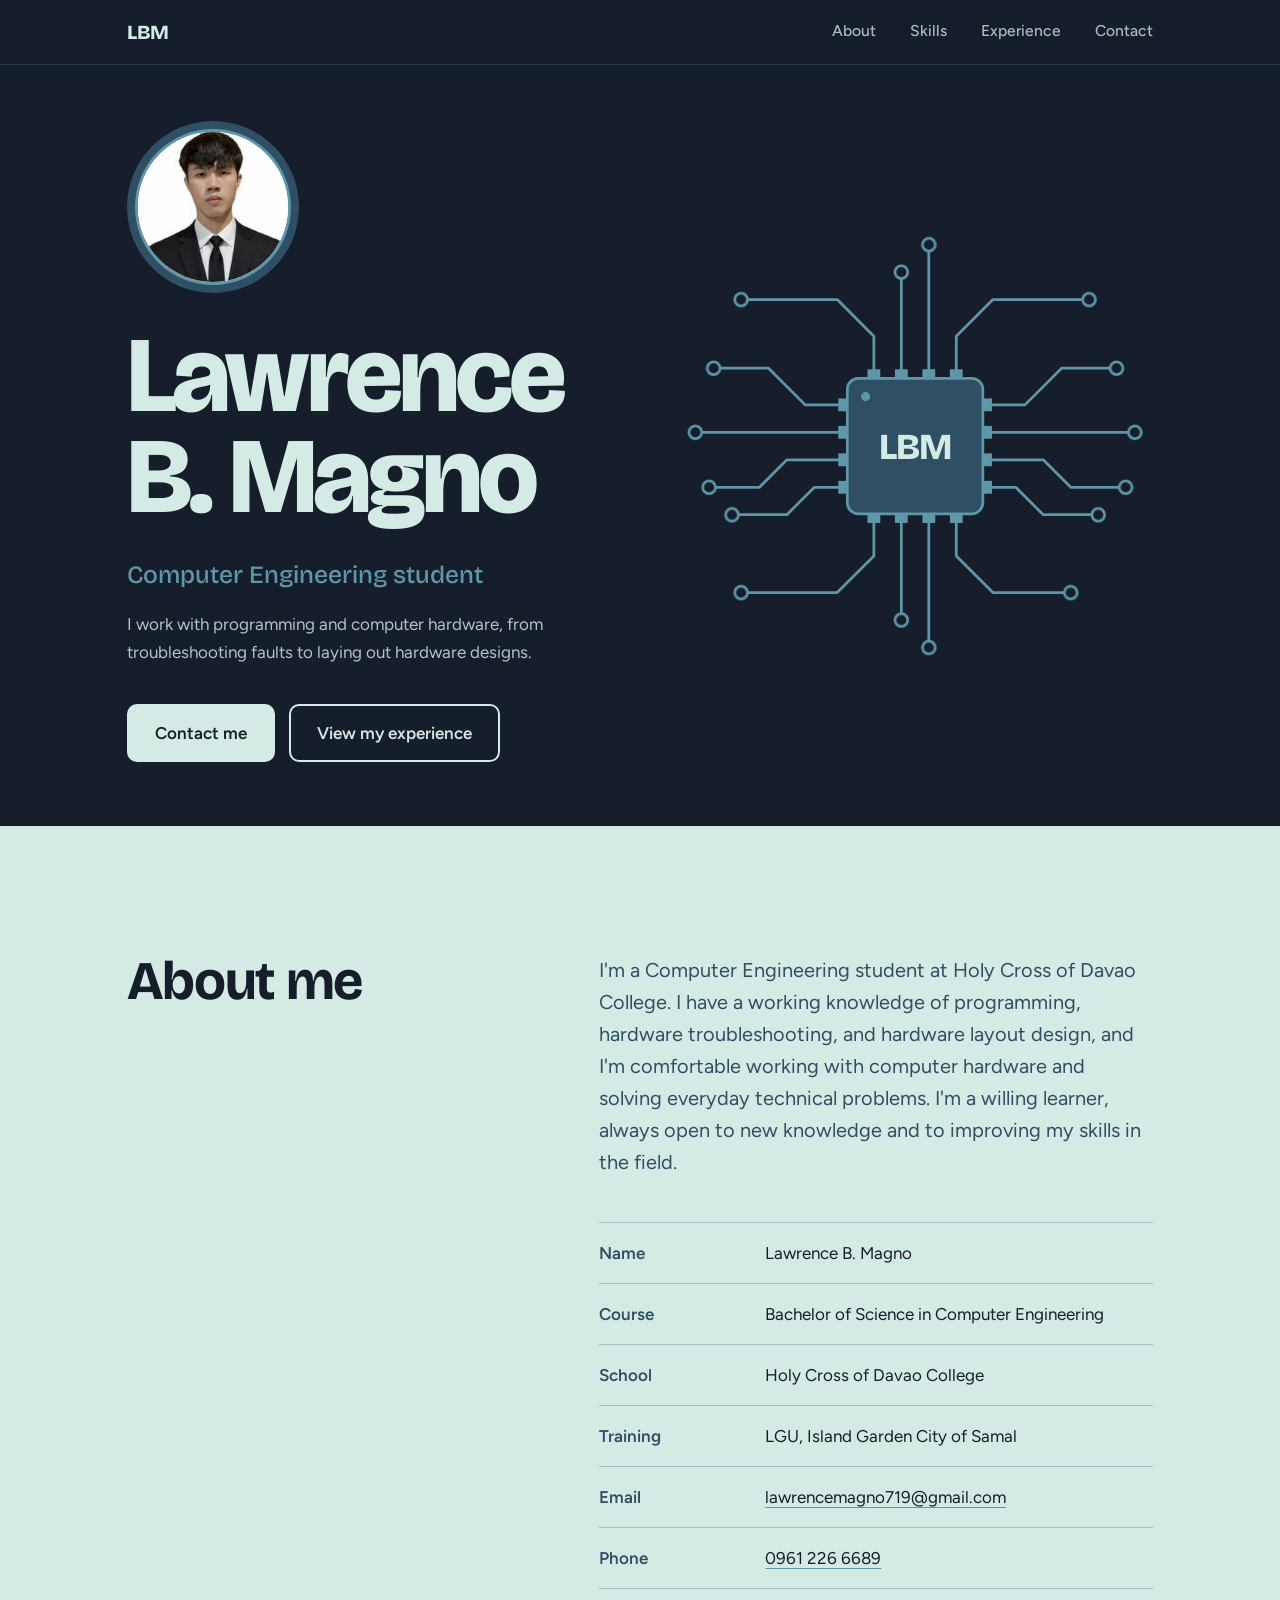
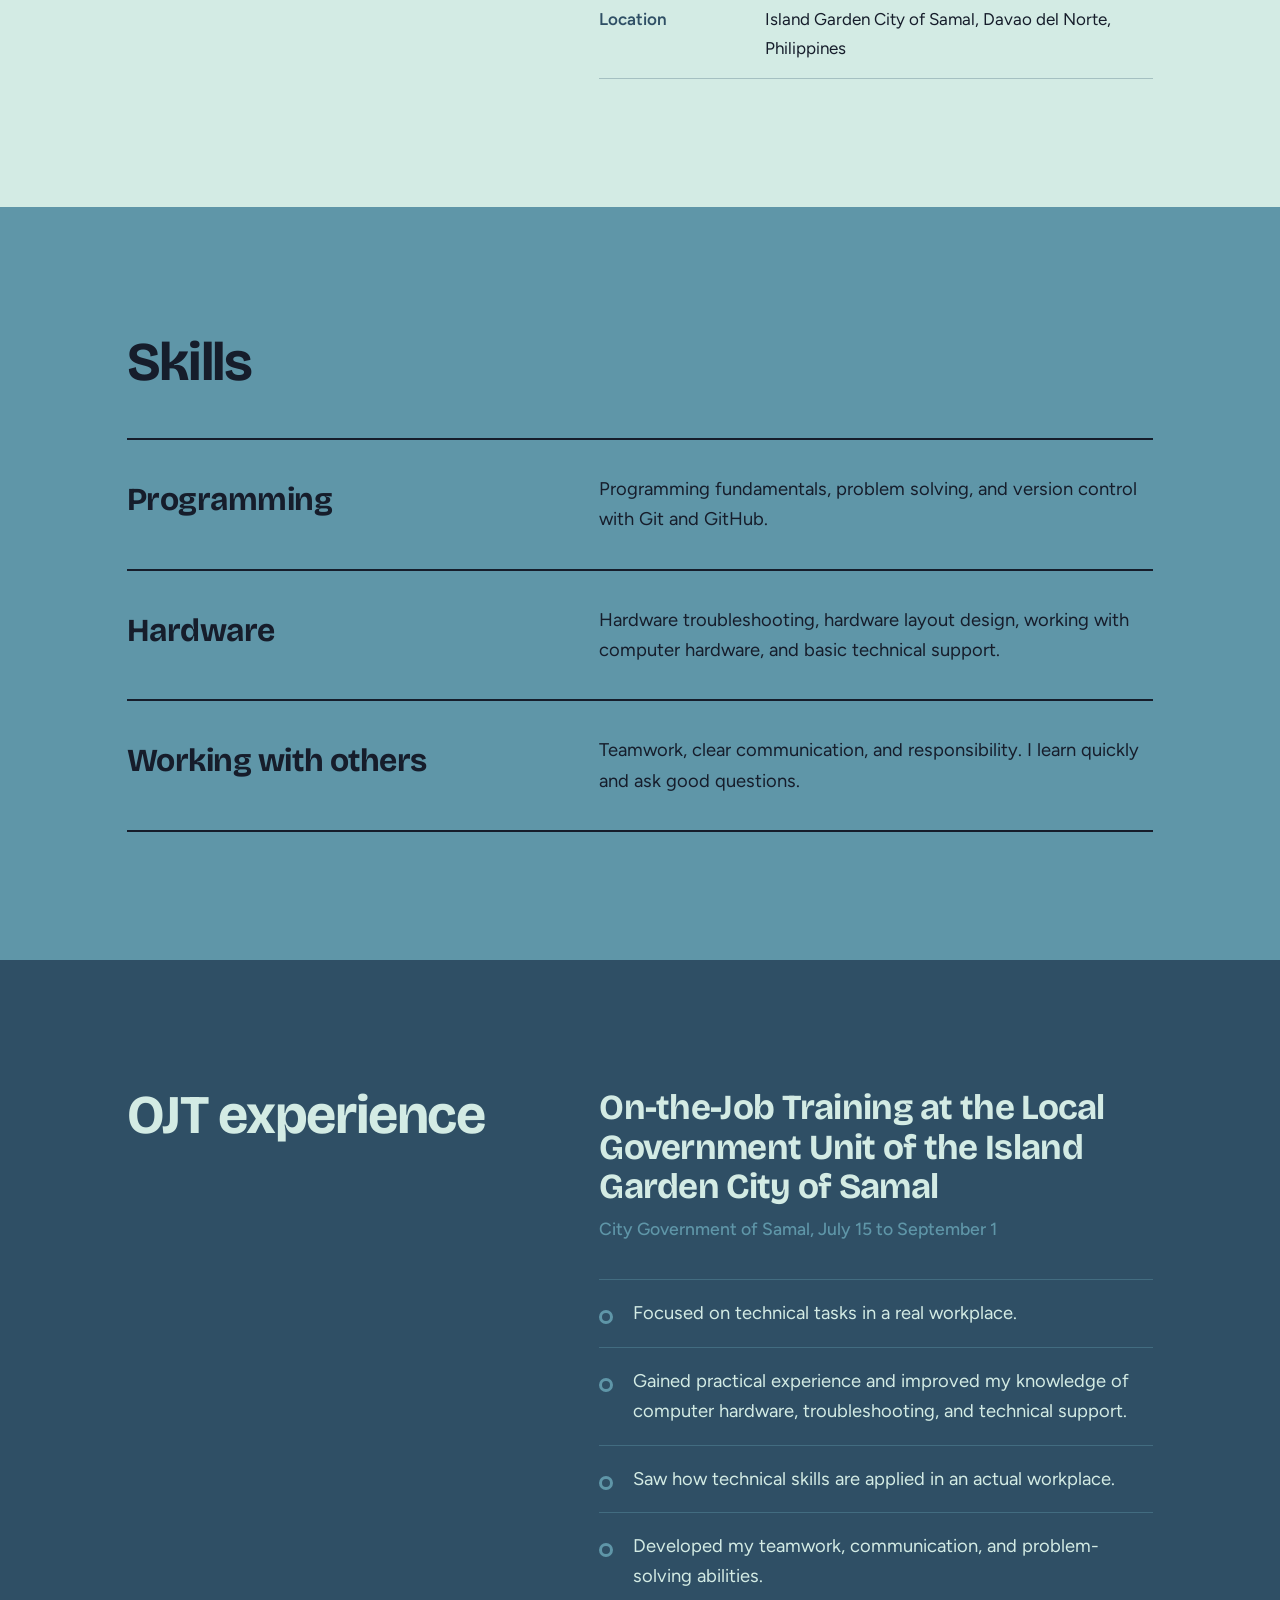
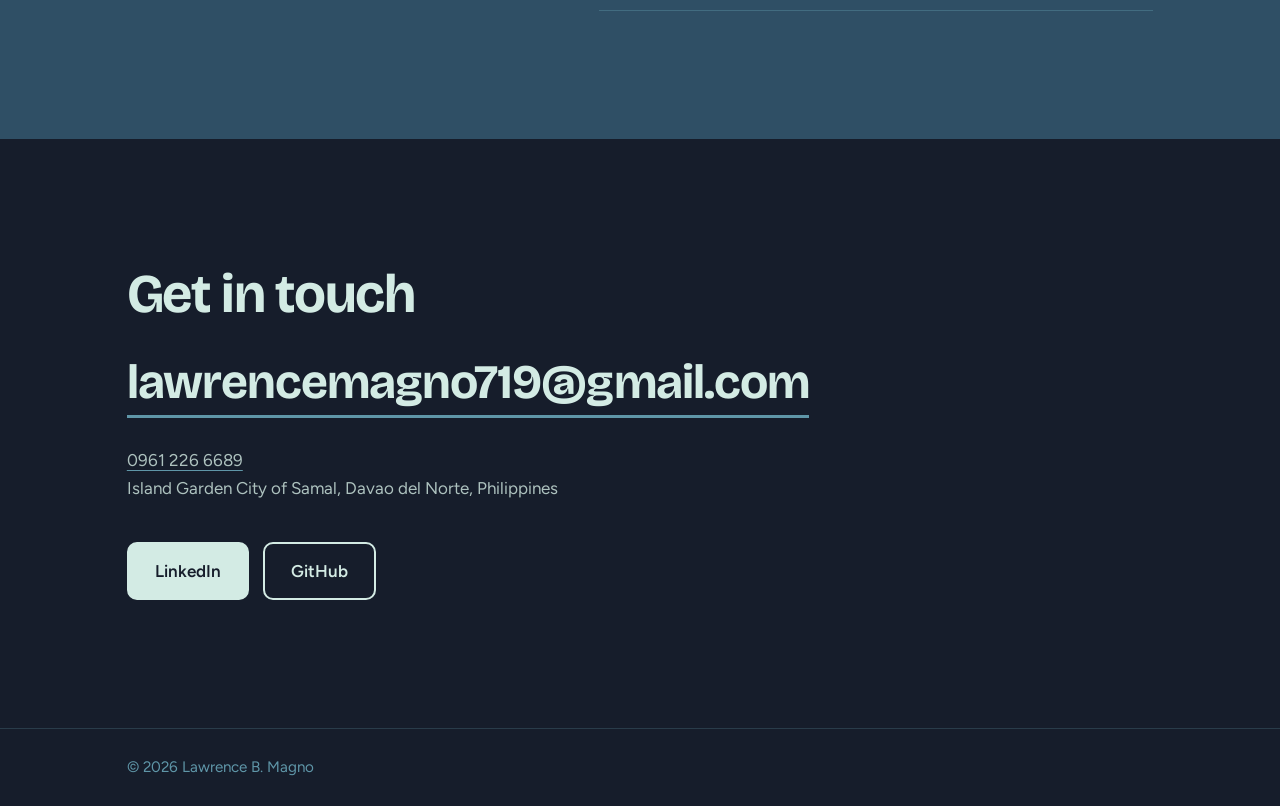
<file: index.html>
<!doctype html>
<html lang="en">
<head>
  <meta charset="utf-8" />
  <meta name="viewport" content="width=device-width, initial-scale=1" />
  <title>Lawrence B. Magno | Computer Engineering Portfolio</title>
  <meta name="description" content="Portfolio of Lawrence B. Magno, a Computer Engineering student with experience in programming, hardware troubleshooting, and hardware layout design." />
  <meta name="theme-color" content="#161d2b" />
  <link rel="preconnect" href="https://fonts.googleapis.com" />
  <link rel="preconnect" href="https://fonts.gstatic.com" crossorigin />
  <link href="https://fonts.googleapis.com/css2?family=Bricolage+Grotesque:opsz,wght@12..96,500;12..96,700;12..96,800&family=Figtree:wght@400;500;600&display=swap" rel="stylesheet" />
  <style>
:root {
  --ink: #161d2b;
  --slate: #2f4f65;
  --teal: #5f96a8;
  --mist: #d3ebe4;
  --paper: #f4f9f8;

  --display: "Bricolage Grotesque", system-ui, sans-serif;
  --body: "Figtree", system-ui, sans-serif;

  --gutter: clamp(20px, 6vw, 96px);
  --max: 1180px;
}

*, *::before, *::after { box-sizing: border-box; }
* { margin: 0; padding: 0; }
html { scroll-behavior: smooth; scroll-padding-top: 72px; }
body {
  font-family: var(--body);
  font-size: 1.0625rem;
  line-height: 1.65;
  color: var(--ink);
  background: var(--ink);
  -webkit-font-smoothing: antialiased;
}
a { color: inherit; }
ul { list-style: none; }

:focus-visible { outline: 3px solid var(--teal); outline-offset: 3px; border-radius: 4px; }

.wrap { width: 100%; max-width: var(--max); margin-inline: auto; padding-inline: var(--gutter); }

/* ---------- Header ---------- */
.site-header {
  position: sticky; top: 0; z-index: 20;
  background: rgba(22, 29, 43, .94);
  backdrop-filter: blur(10px);
  border-bottom: 1px solid rgba(95, 150, 168, .2);
}
.site-header .wrap { display: flex; align-items: center; justify-content: space-between; height: 64px; }
.brand {
  font-family: var(--display); font-weight: 800; font-size: 1.25rem;
  color: var(--mist); text-decoration: none; letter-spacing: -.01em;
}
.site-nav { display: flex; gap: clamp(14px, 3vw, 34px); }
.site-nav a {
  color: var(--mist); text-decoration: none; font-weight: 500; font-size: .98rem; opacity: .78;
  padding: 6px 0; border-bottom: 2px solid transparent; transition: opacity .2s, border-color .2s;
}
.site-nav a:hover { opacity: 1; border-color: var(--teal); }

/* ---------- Hero ---------- */
.hero { background: var(--ink); color: var(--mist); overflow: hidden; }
.hero .wrap {
  display: grid; grid-template-columns: minmax(0, 1.05fr) minmax(0, .95fr);
  align-items: center; gap: 24px;
  min-height: min(86vh, 760px);
  padding-block: 64px;
}
.hero h1 {
  font-family: var(--display); font-weight: 800;
  font-size: clamp(3.2rem, 8.4vw, 7rem);
  line-height: .94; letter-spacing: -.035em;
}
.hero .role {
  margin-top: 28px; font-family: var(--display); font-weight: 500;
  font-size: clamp(1.2rem, 2.2vw, 1.55rem); color: var(--teal);
}
.hero .intro { margin-top: 14px; max-width: 46ch; color: rgba(211, 235, 228, .82); }
.hero .actions { margin-top: 38px; display: flex; gap: 14px; flex-wrap: wrap; }

.btn {
  display: inline-block; padding: 13px 26px; border-radius: 10px;
  font-weight: 600; text-decoration: none; border: 2px solid var(--mist);
  transition: background .2s, color .2s, border-color .2s;
}
.btn-solid { background: var(--mist); color: var(--ink); }
.btn-solid:hover { background: var(--teal); border-color: var(--teal); }
.btn-line { color: var(--mist); }
.btn-line:hover { background: var(--mist); color: var(--ink); }

.board-wrap { position: relative; }
.board { width: 100%; height: auto; display: block; }
.avatar {
  display: block; width: clamp(110px, 14vw, 156px); height: auto; aspect-ratio: 1;
  object-fit: cover; object-position: center 20%;
  border-radius: 50%; border: 3px solid var(--teal);
  box-shadow: 0 0 0 8px var(--slate);
  background: #fff; margin: 0 0 40px 8px;
}
.board .trace {
  fill: none; stroke: var(--teal); stroke-width: 3; stroke-linecap: round; stroke-linejoin: round;
  stroke-dasharray: 1; stroke-dashoffset: 0;
  animation: route 1.9s cubic-bezier(.6, 0, .2, 1) both;
}
.board .via { fill: var(--ink); stroke: var(--teal); stroke-width: 3; animation: pop .4s ease-out both; }
.board .pin { fill: var(--teal); }
.board .chip { fill: var(--slate); stroke: var(--teal); stroke-width: 3; }
.board .chip-mark { fill: var(--mist); font-family: var(--display); font-weight: 800; font-size: 40px; letter-spacing: -.02em; }
.board .chip-dot { fill: var(--teal); }
@keyframes route { from { stroke-dashoffset: 1; } to { stroke-dashoffset: 0; } }
@keyframes pop { from { opacity: 0; transform: scale(.4); } to { opacity: 1; transform: scale(1); } }
.board .via { transform-box: fill-box; transform-origin: center; }

/* ---------- Sections ---------- */
.section { padding-block: clamp(72px, 10vw, 128px); }
.section-mist { background: var(--mist); }
.section-slate { background: var(--slate); color: var(--mist); }
.section-teal { background: var(--teal); color: var(--ink); }

.section-head h2 {
  font-family: var(--display); font-weight: 700;
  font-size: clamp(2rem, 4.6vw, 3.4rem); line-height: 1.02; letter-spacing: -.025em;
}

.split { display: grid; grid-template-columns: minmax(0, 5fr) minmax(0, 7fr); gap: clamp(32px, 6vw, 96px); }

/* About */
.about-copy { font-size: 1.25rem; line-height: 1.6; color: var(--slate); max-width: 52ch; }
.facts { margin-top: 44px; }
.facts div {
  display: grid; grid-template-columns: 150px minmax(0, 1fr); gap: 16px;
  padding: 16px 0; border-top: 1px solid rgba(47, 79, 101, .28);
}
.facts div:last-child { border-bottom: 1px solid rgba(47, 79, 101, .28); }
.facts dt { font-weight: 600; color: var(--slate); }
.facts dd { overflow-wrap: anywhere; }
.facts a { text-decoration-color: var(--teal); text-underline-offset: 4px; }

/* Skills (spec sheet) */
.spec { margin-top: 0; }
.spec div {
  display: grid; grid-template-columns: minmax(0, 5fr) minmax(0, 7fr); gap: clamp(32px, 6vw, 96px);
  padding: 34px 0; border-top: 2px solid var(--ink);
}
.spec div:last-child { border-bottom: 2px solid var(--ink); }
.spec dt { font-family: var(--display); font-weight: 700; font-size: clamp(1.5rem, 2.6vw, 2rem); letter-spacing: -.015em; }
.spec dd { font-size: 1.15rem; color: var(--ink); max-width: 46ch; }
.skills-intro { margin-bottom: 48px; }

/* Experience */
.role-title { font-family: var(--display); font-weight: 700; font-size: clamp(1.5rem, 2.8vw, 2.2rem); line-height: 1.12; letter-spacing: -.02em; }
.role-org { margin-top: 8px; color: var(--teal); font-weight: 500; font-size: 1.1rem; }
.did li { position: relative; padding: 18px 0 18px 34px; border-top: 1px solid rgba(95, 150, 168, .4); font-size: 1.15rem; }
.did li:last-child { border-bottom: 1px solid rgba(95, 150, 168, .4); }
.did li::before {
  content: ""; position: absolute; left: 0; top: 30px; width: 14px; height: 14px; border-radius: 50%;
  border: 3px solid var(--teal); background: var(--slate);
}

/* Contact */
.contact { background: var(--ink); color: var(--mist); }
.contact .big-mail {
  display: inline-block; margin-top: 34px;
  font-family: var(--display); font-weight: 700;
  font-size: clamp(1.4rem, 4.2vw, 3rem); letter-spacing: -.02em; line-height: 1.1;
  color: var(--mist); text-decoration: none; overflow-wrap: anywhere;
  border-bottom: 3px solid var(--teal); padding-bottom: 6px; transition: color .2s;
}
.contact .big-mail:hover { color: var(--teal); }
.contact-meta { margin-top: 28px; color: rgba(211, 235, 228, .8); }
.contact-meta a { text-underline-offset: 4px; text-decoration-color: var(--teal); }
.contact .actions { margin-top: 40px; display: flex; gap: 14px; flex-wrap: wrap; }

.site-footer { background: var(--ink); color: var(--teal); border-top: 1px solid rgba(95, 150, 168, .25); font-size: .95rem; }
.site-footer .wrap { padding-block: 26px; }

/* ---------- Responsive ---------- */
@media (max-width: 860px) {
  .hero .wrap { grid-template-columns: 1fr; min-height: 0; padding-block: 48px 40px; }
  .hero .board-wrap { max-width: 420px; margin-inline: auto; }
  .split, .spec div { grid-template-columns: 1fr; gap: 20px; }
  .facts div { grid-template-columns: 110px minmax(0, 1fr); }
}
@media (max-width: 520px) {
  .site-nav { gap: 14px; }
  .site-nav a { font-size: .9rem; }
}

@media (prefers-reduced-motion: reduce) {
  html { scroll-behavior: auto; }
  .board .trace, .board .via { animation: none; }
}

</style>
</head>
<body>

  <header class="site-header">
    <div class="wrap">
      <a class="brand" href="#top" aria-label="Lawrence B. Magno, home">LBM</a>
      <nav class="site-nav" aria-label="Main">
        <a href="#about">About</a>
        <a href="#skills">Skills</a>
        <a href="#experience">Experience</a>
        <a href="#contact">Contact</a>
      </nav>
    </div>
  </header>

  <main id="top">

    <!-- Hero -->
    <section class="hero">
      <div class="wrap">
        <div>
          <img class="avatar" src="[data-uri]" width="800" height="800" alt="Profile photo of Lawrence B. Magno" />
          <h1>Lawrence B. Magno</h1>
          <p class="role">Computer Engineering student</p>
          <p class="intro">I work with programming and computer hardware, from troubleshooting faults to laying out hardware designs.</p>
          <div class="actions">
            <a class="btn btn-solid" href="#contact">Contact me</a>
            <a class="btn btn-line" href="#experience">View my experience</a>
          </div>
        </div>

        <div class="board-wrap">
          <svg class="board" viewBox="0 0 520 520" xmlns="http://www.w3.org/2000/svg" aria-hidden="true">
            <!-- traces -->
            <g>
              <path class="trace" pathLength="1" style="animation-delay:.1s" d="M215 178 V140 L175 100 H70" />
              <path class="trace" pathLength="1" style="animation-delay:.2s" d="M245 178 V70" />
              <path class="trace" pathLength="1" style="animation-delay:.3s" d="M275 178 V40" />
              <path class="trace" pathLength="1" style="animation-delay:.4s" d="M305 178 V140 L345 100 H450" />

              <path class="trace" pathLength="1" style="animation-delay:.5s" d="M342 215 H380 L420 175 H480" />
              <path class="trace" pathLength="1" style="animation-delay:.6s" d="M342 245 H500" />
              <path class="trace" pathLength="1" style="animation-delay:.7s" d="M342 275 H400 L430 305 H490" />
              <path class="trace" pathLength="1" style="animation-delay:.8s" d="M342 305 H370 L400 335 H460" />

              <path class="trace" pathLength="1" style="animation-delay:.9s" d="M305 342 V380 L345 420 H430" />
              <path class="trace" pathLength="1" style="animation-delay:1s" d="M275 342 V480" />
              <path class="trace" pathLength="1" style="animation-delay:1.1s" d="M245 342 V450" />
              <path class="trace" pathLength="1" style="animation-delay:1.2s" d="M215 342 V380 L175 420 H70" />

              <path class="trace" pathLength="1" style="animation-delay:1.3s" d="M178 305 H150 L120 335 H60" />
              <path class="trace" pathLength="1" style="animation-delay:1.4s" d="M178 275 H120 L90 305 H35" />
              <path class="trace" pathLength="1" style="animation-delay:1.5s" d="M178 245 H20" />
              <path class="trace" pathLength="1" style="animation-delay:1.6s" d="M178 215 H140 L100 175 H40" />
            </g>

            <!-- vias -->
            <g>
              <circle class="via" style="animation-delay:1.9s" cx="70" cy="100" r="7" />
              <circle class="via" style="animation-delay:2s" cx="245" cy="70" r="7" />
              <circle class="via" style="animation-delay:2.1s" cx="275" cy="40" r="7" />
              <circle class="via" style="animation-delay:2.2s" cx="450" cy="100" r="7" />
              <circle class="via" style="animation-delay:2.3s" cx="480" cy="175" r="7" />
              <circle class="via" style="animation-delay:2.4s" cx="500" cy="245" r="7" />
              <circle class="via" style="animation-delay:2.5s" cx="490" cy="305" r="7" />
              <circle class="via" style="animation-delay:2.6s" cx="460" cy="335" r="7" />
              <circle class="via" style="animation-delay:2.7s" cx="430" cy="420" r="7" />
              <circle class="via" style="animation-delay:2.8s" cx="275" cy="480" r="7" />
              <circle class="via" style="animation-delay:2.9s" cx="245" cy="450" r="7" />
              <circle class="via" style="animation-delay:3s" cx="70" cy="420" r="7" />
              <circle class="via" style="animation-delay:3.1s" cx="60" cy="335" r="7" />
              <circle class="via" style="animation-delay:3.2s" cx="35" cy="305" r="7" />
              <circle class="via" style="animation-delay:3.3s" cx="20" cy="245" r="7" />
              <circle class="via" style="animation-delay:3.4s" cx="40" cy="175" r="7" />
            </g>

            <!-- chip -->
            <g>
              <g class="pin">
                <rect x="208" y="176" width="14" height="14" /><rect x="238" y="176" width="14" height="14" /><rect x="268" y="176" width="14" height="14" /><rect x="298" y="176" width="14" height="14" />
                <rect x="208" y="330" width="14" height="14" /><rect x="238" y="330" width="14" height="14" /><rect x="268" y="330" width="14" height="14" /><rect x="298" y="330" width="14" height="14" />
                <rect x="176" y="208" width="14" height="14" /><rect x="176" y="238" width="14" height="14" /><rect x="176" y="268" width="14" height="14" /><rect x="176" y="298" width="14" height="14" />
                <rect x="330" y="208" width="14" height="14" /><rect x="330" y="238" width="14" height="14" /><rect x="330" y="268" width="14" height="14" /><rect x="330" y="298" width="14" height="14" />
              </g>
              <rect class="chip" x="186" y="186" width="148" height="148" rx="12" />
              <circle class="chip-dot" cx="206" cy="206" r="5" />
              <text class="chip-mark" x="260" y="274" text-anchor="middle">LBM</text>
            </g>
          </svg>
        </div>
      </div>
    </section>

    <!-- About -->
    <section id="about" class="section section-mist">
      <div class="wrap split">
        <div class="section-head"><h2>About me</h2></div>
        <div>
          <p class="about-copy">
            I'm a Computer Engineering student at Holy Cross of Davao College. I have a working
            knowledge of programming, hardware troubleshooting, and hardware layout design,
            and I'm comfortable working with computer hardware and solving everyday technical problems.
            I'm a willing learner, always open to new knowledge and to improving my skills in the field.
          </p>
          <dl class="facts">
            <div><dt>Name</dt><dd>Lawrence B. Magno</dd></div>
            <div><dt>Course</dt><dd>Bachelor of Science in Computer Engineering</dd></div>
            <div><dt>School</dt><dd>Holy Cross of Davao College</dd></div>
            <div><dt>Training</dt><dd>LGU, Island Garden City of Samal</dd></div>
            <div><dt>Email</dt><dd><a href="mailto:lawrencemagno719@gmail.com">lawrencemagno719@gmail.com</a></dd></div>
            <div><dt>Phone</dt><dd><a href="tel:+639612266689">0961 226 6689</a></dd></div>
            <div><dt>Location</dt><dd>Island Garden City of Samal, Davao del Norte, Philippines</dd></div>
          </dl>
        </div>
      </div>
    </section>

    <!-- Skills -->
    <section id="skills" class="section section-teal">
      <div class="wrap">
        <div class="section-head skills-intro"><h2>Skills</h2></div>
        <dl class="spec">
          <div>
            <dt>Programming</dt>
            <dd>Programming fundamentals, problem solving, and version control with Git and GitHub.</dd>
          </div>
          <div>
            <dt>Hardware</dt>
            <dd>Hardware troubleshooting, hardware layout design, working with computer hardware, and basic technical support.</dd>
          </div>
          <div>
            <dt>Working with others</dt>
            <dd>Teamwork, clear communication, and responsibility. I learn quickly and ask good questions.</dd>
          </div>
        </dl>
      </div>
    </section>

    <!-- Experience -->
    <section id="experience" class="section section-slate">
      <div class="wrap split">
        <div class="section-head">
          <h2>OJT experience</h2>
        </div>
        <div>
          <h3 class="role-title">On-the-Job Training at the Local Government Unit of the Island Garden City of Samal</h3>
          <p class="role-org">City Government of Samal, July 15 to September 1</p>
          <ul class="did" style="margin-top:36px">
            <li>Focused on technical tasks in a real workplace.</li>
            <li>Gained practical experience and improved my knowledge of computer hardware, troubleshooting, and technical support.</li>
            <li>Saw how technical skills are applied in an actual workplace.</li>
            <li>Developed my teamwork, communication, and problem-solving abilities.</li>
          </ul>
        </div>
      </div>
    </section>

    <!-- Contact -->
    <section id="contact" class="section contact">
      <div class="wrap">
        <div class="section-head"><h2>Get in touch</h2></div>
        <a class="big-mail" href="mailto:lawrencemagno719@gmail.com">lawrencemagno719@gmail.com</a>
        <p class="contact-meta">
          <a href="tel:+639612266689">0961 226 6689</a><br />
          Island Garden City of Samal, Davao del Norte, Philippines
        </p>
        <div class="actions">
          <a class="btn btn-solid" href="https://www.linkedin.com/in/lawrence-magno-251b78450/" target="_blank" rel="noopener">LinkedIn</a>
          <a class="btn btn-line" href="https://github.com/lawrence-magz" target="_blank" rel="noopener">GitHub</a>
        </div>
      </div>
    </section>
  </main>

  <footer class="site-footer">
    <div class="wrap">&copy; 2026 Lawrence B. Magno</div>
  </footer>

</body>
</html>
</file>
